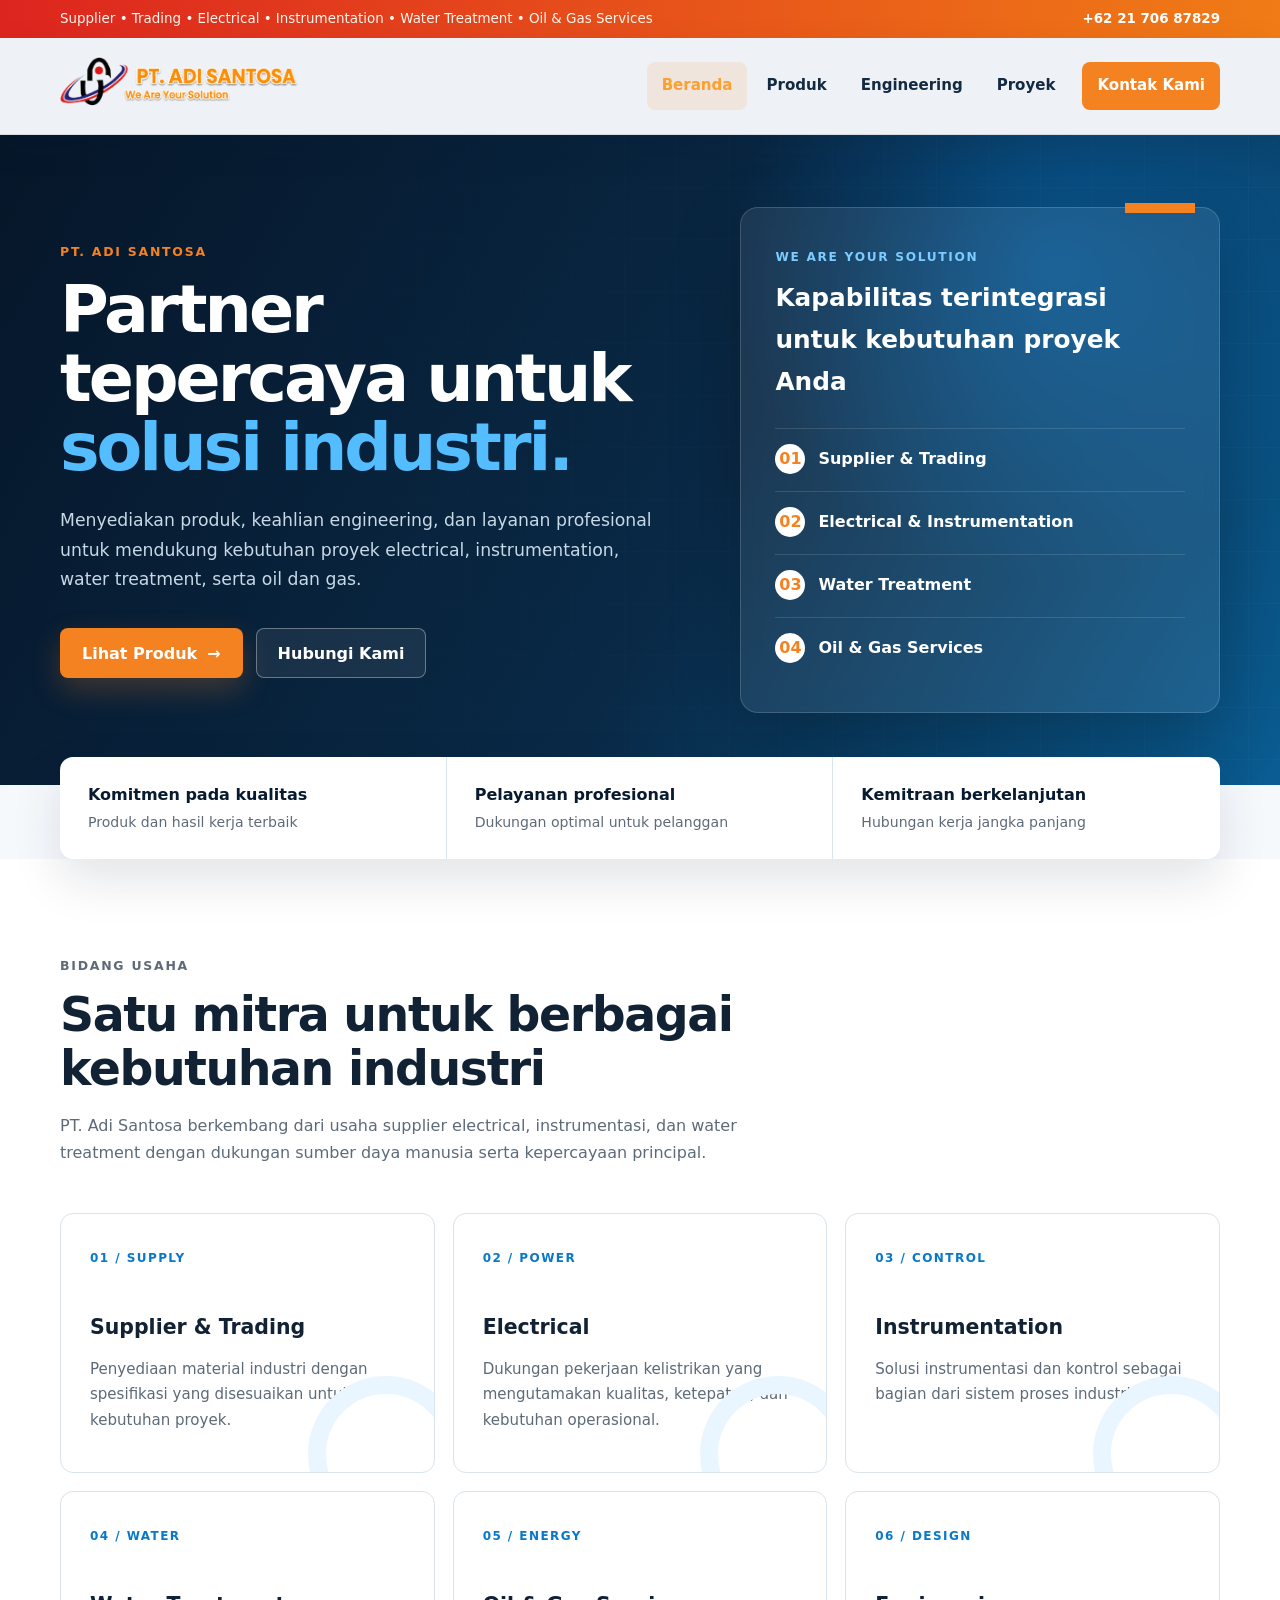
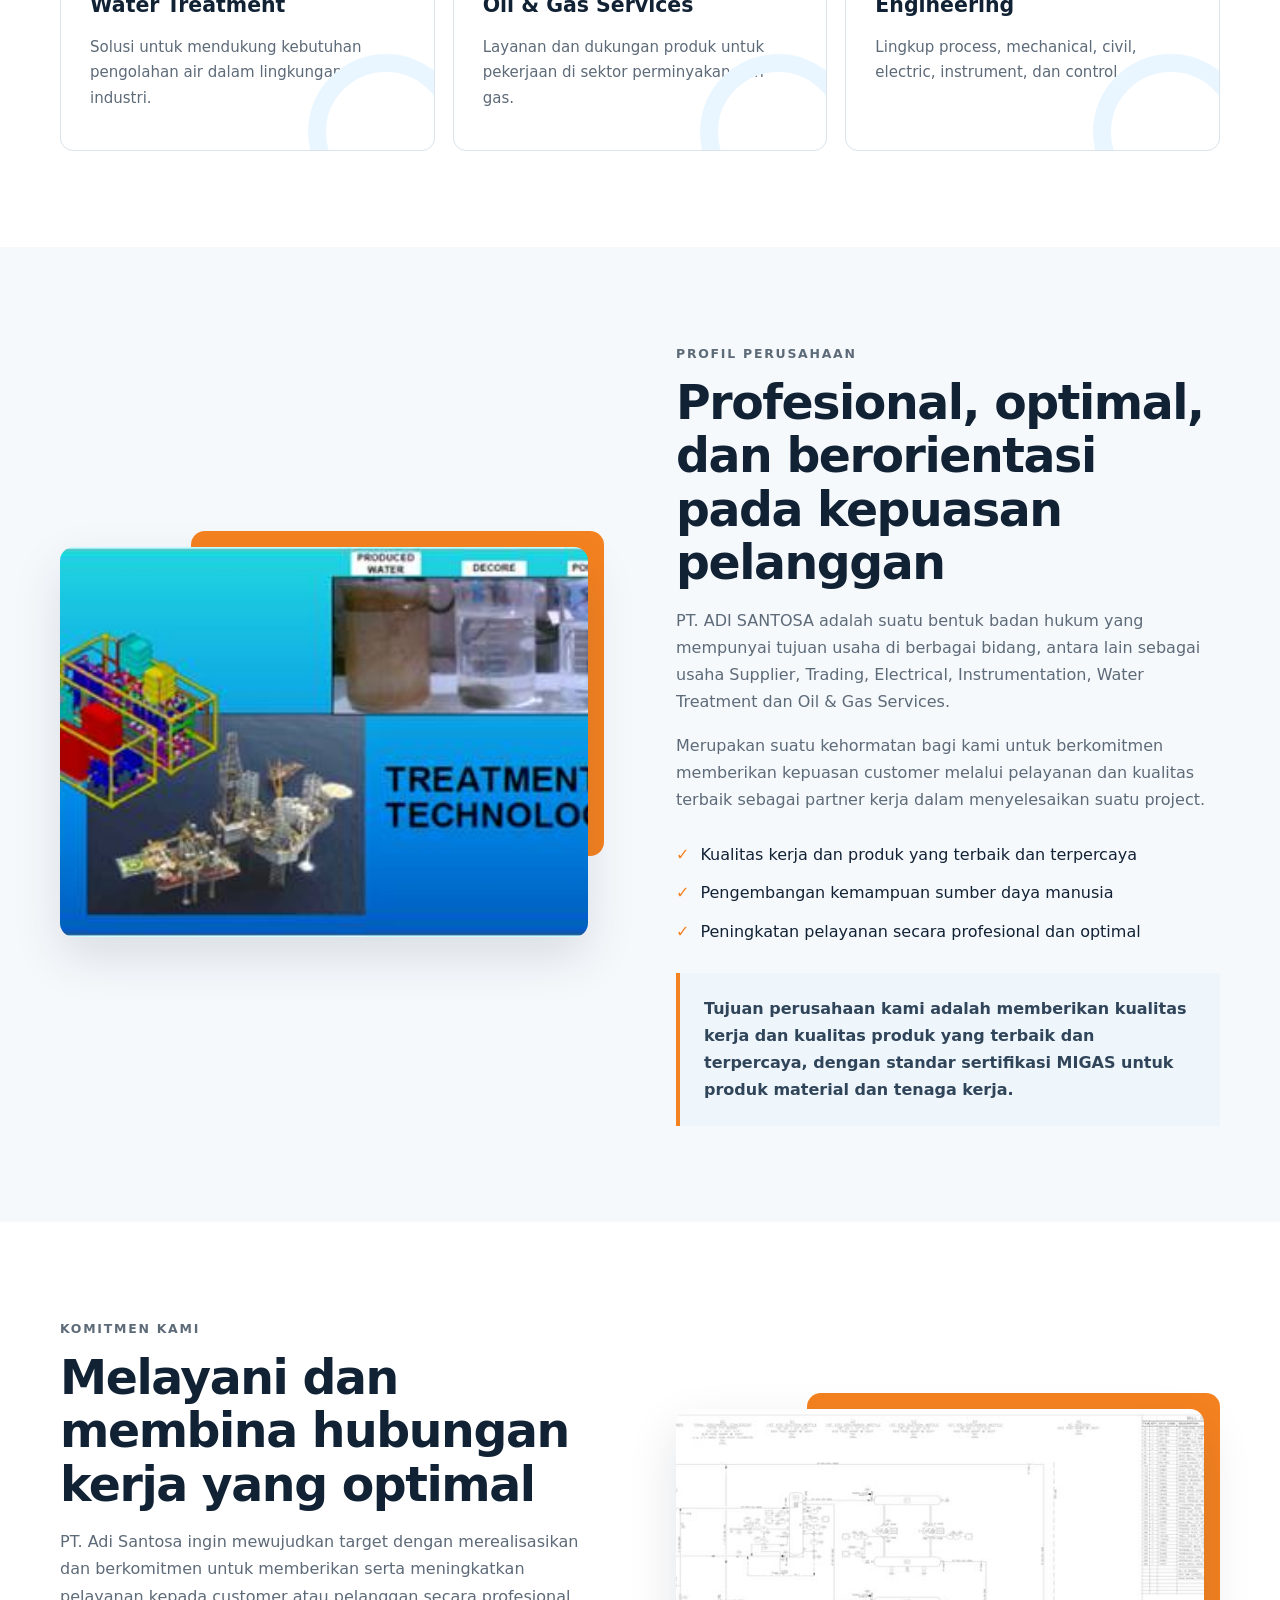
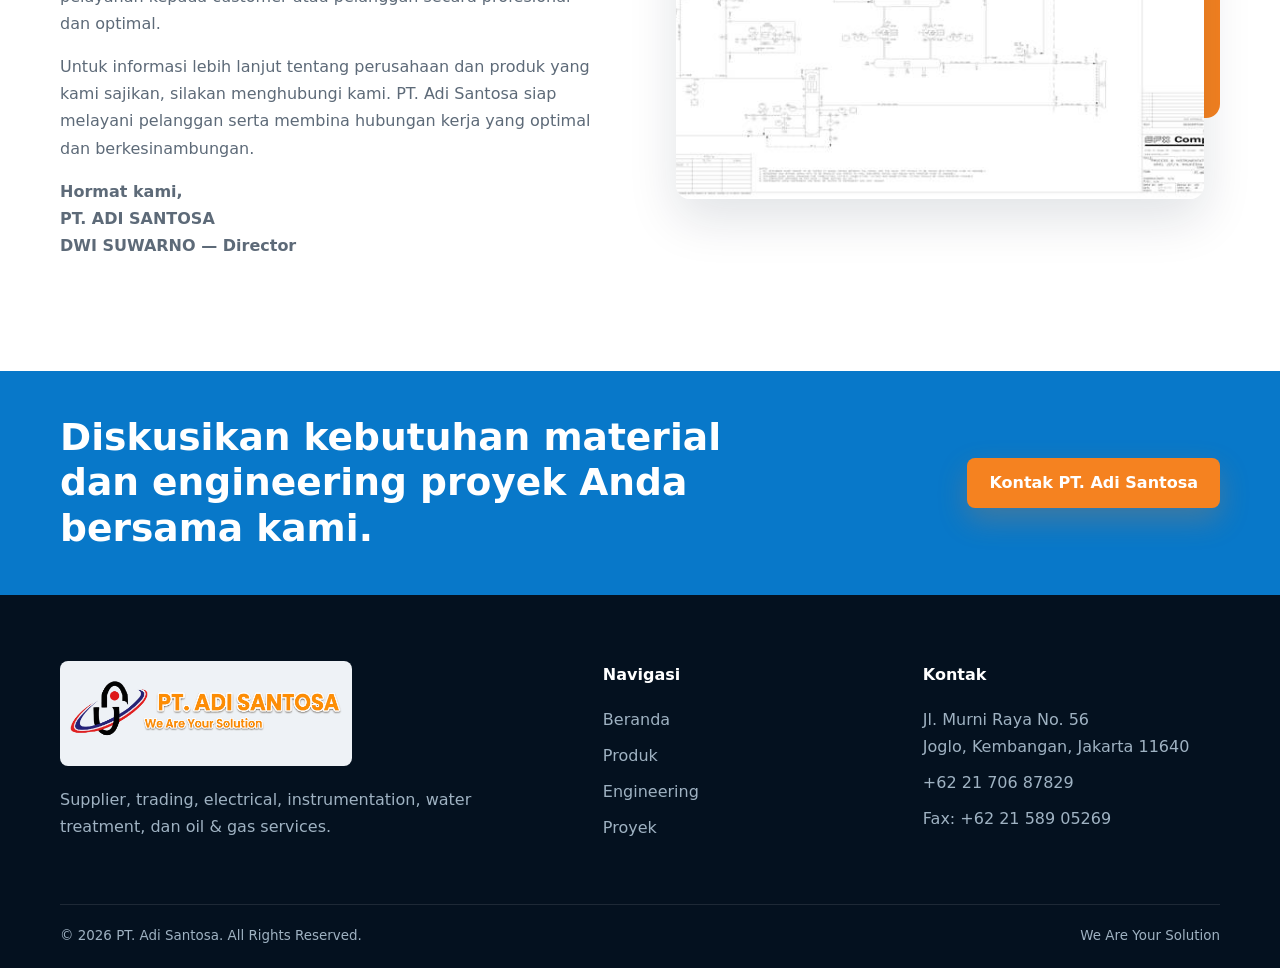
<file: index.html>
<!doctype html>
<html lang="id">
<head>
  <meta charset="utf-8">
  <meta name="viewport" content="width=device-width, initial-scale=1">
  <title>PT. Adi Santosa | Supplier, Engineering & Oil and Gas Services</title>
  <meta name="description" content="PT. Adi Santosa bergerak di bidang supplier, trading, electrical, instrumentation, water treatment, serta oil and gas services.">
  <link rel="icon" type="image/svg+xml" href="data:image/svg+xml,%3Csvg xmlns='http://www.w3.org/2000/svg' viewBox='0 0 64 64'%3E%3Crect width='64' height='64' rx='14' fill='%23071a2f'/%3E%3Cpath d='M12 42 27 14h10l15 28h-9l-3-7H24l-3 7Z' fill='%23fff'/%3E%3Ccircle cx='32' cy='27' r='5' fill='%23f58220'/%3E%3C/svg%3E">
  <link rel="stylesheet" href="assets/style.css">
</head>
<body>
  <a class="skip-link" href="#main">Lewati ke konten utama</a>
  <div class="topline">
    <div class="container">
      <p>Supplier • Trading • Electrical • Instrumentation • Water Treatment • Oil & Gas Services</p>
      <a href="tel:+622170687829">+62 21 706 87829</a>
    </div>
  </div>
  <header class="site-header">
    <div class="container nav-wrap">
      <a class="brand" href="index.html" aria-label="PT. Adi Santosa - Beranda"><img src="assets/logo-adisantosa.png" alt="Logo PT. Adi Santosa"></a>
      <button class="menu-toggle" type="button" aria-label="Buka menu" aria-expanded="false"><span></span></button>
      <nav class="nav-links" aria-label="Navigasi utama">
        <a class="active" href="index.html">Beranda</a>
        <a href="product.html">Produk</a>
        <a href="engineering.html">Engineering</a>
        <a href="project.html">Proyek</a>
        <a class="nav-cta" href="contact.html">Kontak Kami</a>
      </nav>
    </div>
  </header>

  <main id="main">
    <section class="hero">
      <div class="container hero-grid">
        <div>
          <p class="eyebrow">PT. Adi Santosa</p>
          <h1>Partner tepercaya untuk <span>solusi industri.</span></h1>
          <p class="hero-copy">Menyediakan produk, keahlian engineering, dan layanan profesional untuk mendukung kebutuhan proyek electrical, instrumentation, water treatment, serta oil dan gas.</p>
          <div class="actions">
            <a class="btn btn-primary" href="product.html">Lihat Produk <span aria-hidden="true">→</span></a>
            <a class="btn btn-ghost" href="contact.html">Hubungi Kami</a>
          </div>
        </div>
        <aside class="hero-panel" aria-label="Ruang lingkup layanan">
          <span class="panel-kicker">We Are Your Solution</span>
          <h2>Kapabilitas terintegrasi untuk kebutuhan proyek Anda</h2>
          <div class="capabilities">
            <div class="capability"><b>01</b><span>Supplier & Trading</span></div>
            <div class="capability"><b>02</b><span>Electrical & Instrumentation</span></div>
            <div class="capability"><b>03</b><span>Water Treatment</span></div>
            <div class="capability"><b>04</b><span>Oil & Gas Services</span></div>
          </div>
        </aside>
      </div>
    </section>

    <div class="trust-strip">
      <div class="container trust-inner">
        <div class="trust-item"><strong>Komitmen pada kualitas</strong><span>Produk dan hasil kerja terbaik</span></div>
        <div class="trust-item"><strong>Pelayanan profesional</strong><span>Dukungan optimal untuk pelanggan</span></div>
        <div class="trust-item"><strong>Kemitraan berkelanjutan</strong><span>Hubungan kerja jangka panjang</span></div>
      </div>
    </div>

    <section class="section section-white">
      <div class="container">
        <div class="section-head">
          <p class="eyebrow">Bidang Usaha</p>
          <h2>Satu mitra untuk berbagai kebutuhan industri</h2>
          <p>PT. Adi Santosa berkembang dari usaha supplier electrical, instrumentasi, dan water treatment dengan dukungan sumber daya manusia serta kepercayaan principal.</p>
        </div>
        <div class="service-grid">
          <article class="service-card"><span class="service-number">01 / SUPPLY</span><h3>Supplier & Trading</h3><p>Penyediaan material industri dengan spesifikasi yang disesuaikan untuk kebutuhan proyek.</p></article>
          <article class="service-card"><span class="service-number">02 / POWER</span><h3>Electrical</h3><p>Dukungan pekerjaan kelistrikan yang mengutamakan kualitas, ketepatan, dan kebutuhan operasional.</p></article>
          <article class="service-card"><span class="service-number">03 / CONTROL</span><h3>Instrumentation</h3><p>Solusi instrumentasi dan kontrol sebagai bagian dari sistem proses industri.</p></article>
          <article class="service-card"><span class="service-number">04 / WATER</span><h3>Water Treatment</h3><p>Solusi untuk mendukung kebutuhan pengolahan air dalam lingkungan industri.</p></article>
          <article class="service-card"><span class="service-number">05 / ENERGY</span><h3>Oil & Gas Services</h3><p>Layanan dan dukungan produk untuk pekerjaan di sektor perminyakan dan gas.</p></article>
          <article class="service-card"><span class="service-number">06 / DESIGN</span><h3>Engineering</h3><p>Lingkup process, mechanical, civil, electric, instrument, dan control.</p></article>
        </div>
      </div>
    </section>

    <section class="section">
      <div class="container split">
        <div class="image-frame"><img src="assets/sidebar-original.jpg" alt="Aktivitas pekerjaan industri PT. Adi Santosa"></div>
        <div class="split-copy">
          <p class="eyebrow">Profil Perusahaan</p>
          <h2>Profesional, optimal, dan berorientasi pada kepuasan pelanggan</h2>
          <p>PT. ADI SANTOSA adalah suatu bentuk badan hukum yang mempunyai tujuan usaha di berbagai bidang, antara lain sebagai usaha Supplier, Trading, Electrical, Instrumentation, Water Treatment dan Oil & Gas Services.</p>
          <p>Merupakan suatu kehormatan bagi kami untuk berkomitmen memberikan kepuasan customer melalui pelayanan dan kualitas terbaik sebagai partner kerja dalam menyelesaikan suatu project.</p>
          <ul class="check-list">
            <li>Kualitas kerja dan produk yang terbaik dan terpercaya</li>
            <li>Pengembangan kemampuan sumber daya manusia</li>
            <li>Peningkatan pelayanan secara profesional dan optimal</li>
          </ul>
          <div class="quote">Tujuan perusahaan kami adalah memberikan kualitas kerja dan kualitas produk yang terbaik dan terpercaya, dengan standar sertifikasi MIGAS untuk produk material dan tenaga kerja.</div>
        </div>
      </div>
    </section>

    <section class="section section-white">
      <div class="container split">
        <div class="split-copy">
          <p class="eyebrow">Komitmen Kami</p>
          <h2>Melayani dan membina hubungan kerja yang optimal</h2>
          <p>PT. Adi Santosa ingin mewujudkan target dengan merealisasikan dan berkomitmen untuk memberikan serta meningkatkan pelayanan kepada customer atau pelanggan secara profesional dan optimal.</p>
          <p>Untuk informasi lebih lanjut tentang perusahaan dan produk yang kami sajikan, silakan menghubungi kami. PT. Adi Santosa siap melayani pelanggan serta membina hubungan kerja yang optimal dan berkesinambungan.</p>
          <p><strong>Hormat kami,<br>PT. ADI SANTOSA<br>DWI SUWARNO — Director</strong></p>
        </div>
        <div class="image-frame"><img src="assets/engineering-original.jpg" alt="Gambar engineering dan process system PT. Adi Santosa"></div>
      </div>
    </section>

    <section class="cta-band">
      <div class="container cta-inner">
        <h2>Diskusikan kebutuhan material dan engineering proyek Anda bersama kami.</h2>
        <a class="btn btn-primary" href="contact.html">Kontak PT. Adi Santosa</a>
      </div>
    </section>
  </main>

  <footer class="site-footer">
    <div class="container footer-grid">
      <div><img class="footer-brand" src="assets/logo-adisantosa.png" alt="PT. Adi Santosa"><p>Supplier, trading, electrical, instrumentation, water treatment, dan oil & gas services.</p></div>
      <div><h3>Navigasi</h3><div class="footer-links"><a href="index.html">Beranda</a><a href="product.html">Produk</a><a href="engineering.html">Engineering</a><a href="project.html">Proyek</a></div></div>
      <div><h3>Kontak</h3><div class="footer-links"><span>Jl. Murni Raya No. 56<br>Joglo, Kembangan, Jakarta 11640</span><a href="tel:+622170687829">+62 21 706 87829</a><span>Fax: +62 21 589 05269</span></div></div>
    </div>
    <div class="container footer-bottom"><p>© 2026 PT. Adi Santosa. All Rights Reserved.</p><p>We Are Your Solution</p></div>
  </footer>
  <script src="assets/script.js"></script>
</body>
</html>
</file>
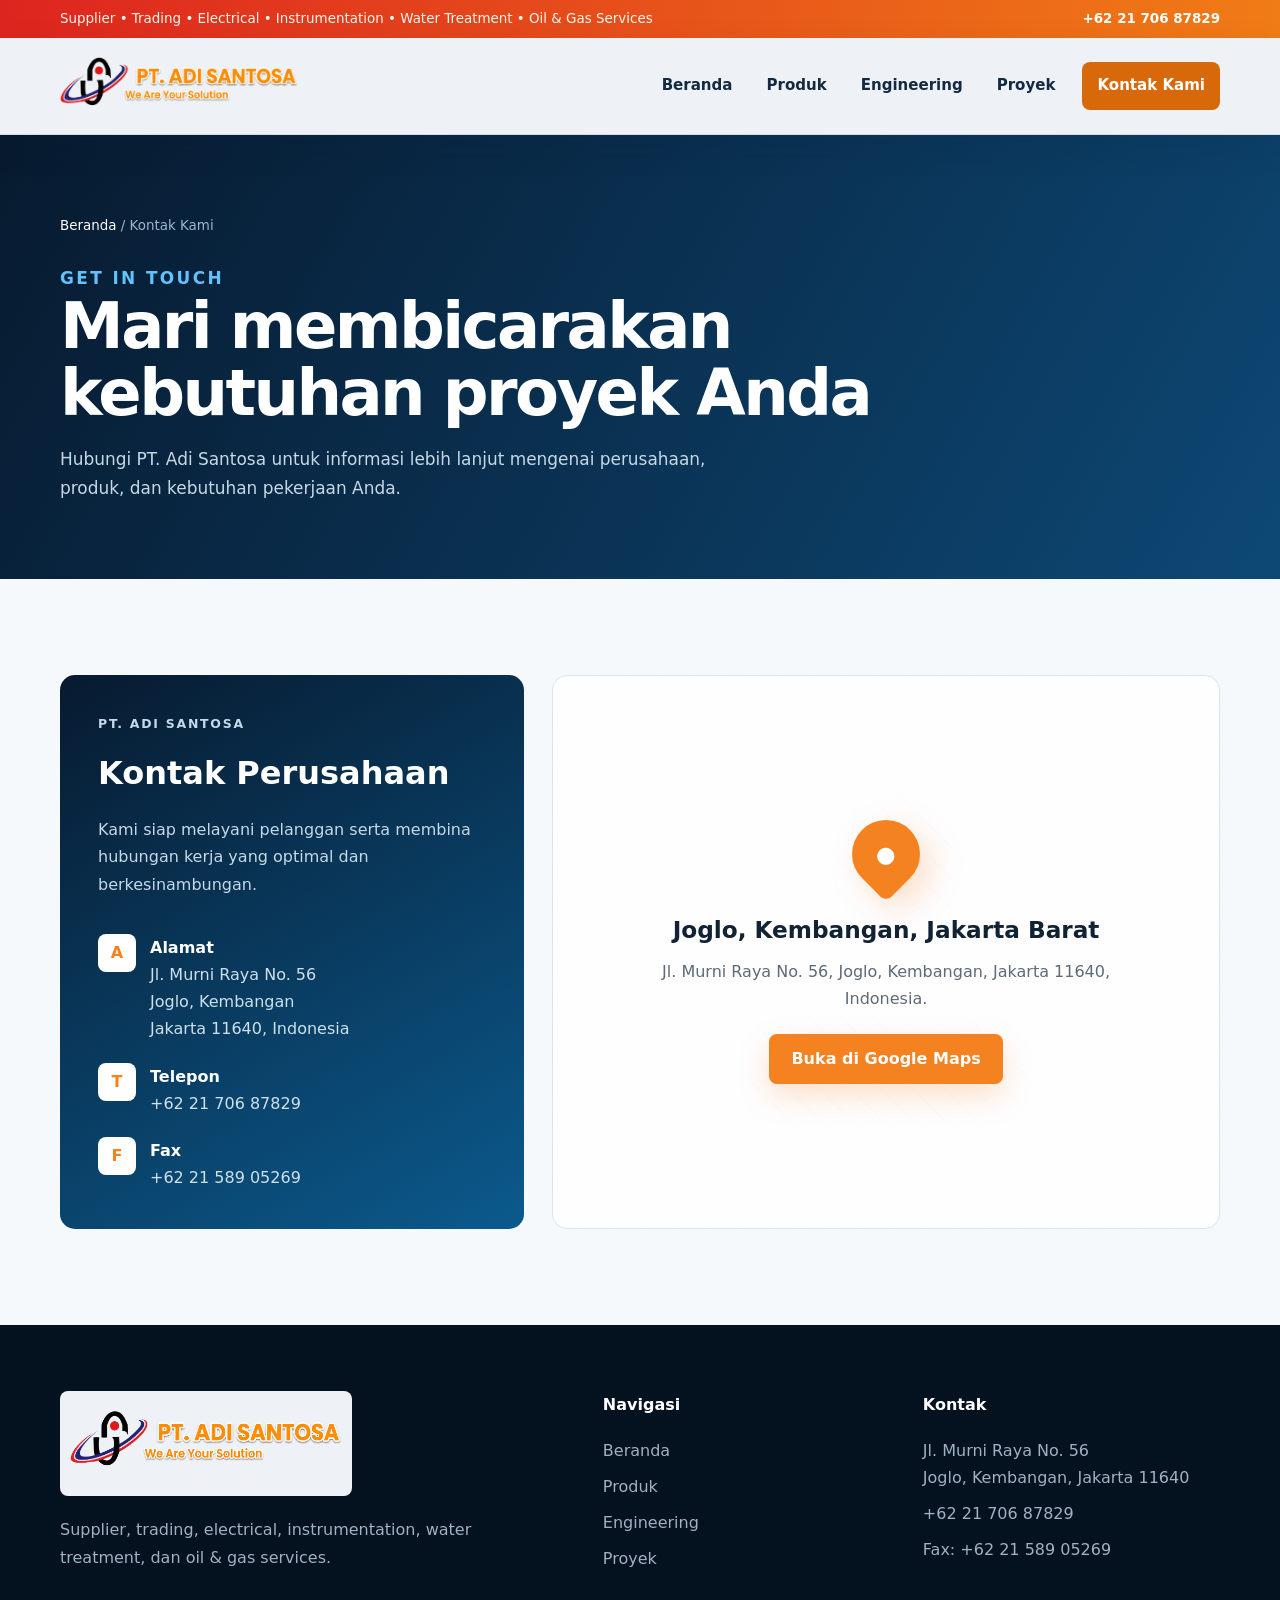
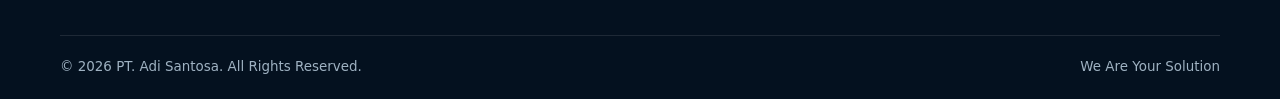
<file: contact.html>
<!doctype html>
<html lang="id">
<head>
  <meta charset="utf-8"><meta name="viewport" content="width=device-width, initial-scale=1">
  <title>Kontak Kami | PT. Adi Santosa</title>
  <meta name="description" content="Hubungi PT. Adi Santosa di Jl. Murni Raya No. 56, Joglo, Kembangan, Jakarta 11640. Telepon +62 21 706 87829.">
  <link rel="icon" type="image/svg+xml" href="data:image/svg+xml,%3Csvg xmlns='http://www.w3.org/2000/svg' viewBox='0 0 64 64'%3E%3Crect width='64' height='64' rx='14' fill='%23071a2f'/%3E%3Cpath d='M12 42 27 14h10l15 28h-9l-3-7H24l-3 7Z' fill='%23fff'/%3E%3Ccircle cx='32' cy='27' r='5' fill='%23f58220'/%3E%3C/svg%3E">
  <link rel="stylesheet" href="assets/style.css">
</head>
<body>
  <a class="skip-link" href="#main">Lewati ke konten utama</a>
  <div class="topline"><div class="container"><p>Supplier • Trading • Electrical • Instrumentation • Water Treatment • Oil & Gas Services</p><a href="tel:+622170687829">+62 21 706 87829</a></div></div>
  <header class="site-header"><div class="container nav-wrap">
    <a class="brand" href="index.html" aria-label="PT. Adi Santosa - Beranda"><img src="assets/logo-adisantosa.png" alt="Logo PT. Adi Santosa"></a>
    <button class="menu-toggle" type="button" aria-label="Buka menu" aria-expanded="false"><span></span></button>
    <nav class="nav-links" aria-label="Navigasi utama"><a href="index.html">Beranda</a><a href="product.html">Produk</a><a href="engineering.html">Engineering</a><a href="project.html">Proyek</a><a class="nav-cta active" href="contact.html">Kontak Kami</a></nav>
  </div></header>

  <main id="main">
    <section class="page-hero"><div class="container">
      <div class="breadcrumb"><a href="index.html">Beranda</a> / Kontak Kami</div>
      <p class="eyebrow">Get in Touch</p><h1>Mari membicarakan kebutuhan proyek Anda</h1>
      <p>Hubungi PT. Adi Santosa untuk informasi lebih lanjut mengenai perusahaan, produk, dan kebutuhan pekerjaan Anda.</p>
    </div></section>
    <section class="section"><div class="container contact-grid">
      <section class="contact-panel">
        <p class="eyebrow">PT. Adi Santosa</p><h2>Kontak Perusahaan</h2><p>Kami siap melayani pelanggan serta membina hubungan kerja yang optimal dan berkesinambungan.</p>
        <div class="contact-list">
          <div class="contact-item"><div class="contact-icon">A</div><div><strong>Alamat</strong><span>Jl. Murni Raya No. 56<br>Joglo, Kembangan<br>Jakarta 11640, Indonesia</span></div></div>
          <div class="contact-item"><div class="contact-icon">T</div><div><strong>Telepon</strong><a href="tel:+622170687829">+62 21 706 87829</a></div></div>
          <div class="contact-item"><div class="contact-icon">F</div><div><strong>Fax</strong><span>+62 21 589 05269</span></div></div>
        </div>
      </section>
      <section class="map-card">
        <div>
          <div class="map-pin" aria-hidden="true"><span>●</span></div>
          <h3>Joglo, Kembangan, Jakarta Barat</h3>
          <p>Jl. Murni Raya No. 56, Joglo, Kembangan, Jakarta 11640, Indonesia.</p>
          <a class="btn btn-primary" href="https://www.google.com/maps/search/?api=1&query=Jl.+Murni+Raya+No.+56+Joglo+Kembangan+Jakarta+11640" target="_blank" rel="noopener">Buka di Google Maps</a>
        </div>
      </section>
    </div></section>
  </main>

  <footer class="site-footer"><div class="container footer-grid">
    <div><img class="footer-brand" src="assets/logo-adisantosa.png" alt="PT. Adi Santosa"><p>Supplier, trading, electrical, instrumentation, water treatment, dan oil & gas services.</p></div>
    <div><h3>Navigasi</h3><div class="footer-links"><a href="index.html">Beranda</a><a href="product.html">Produk</a><a href="engineering.html">Engineering</a><a href="project.html">Proyek</a></div></div>
    <div><h3>Kontak</h3><div class="footer-links"><span>Jl. Murni Raya No. 56<br>Joglo, Kembangan, Jakarta 11640</span><a href="tel:+622170687829">+62 21 706 87829</a><span>Fax: +62 21 589 05269</span></div></div>
  </div><div class="container footer-bottom"><p>© 2026 PT. Adi Santosa. All Rights Reserved.</p><p>We Are Your Solution</p></div></footer>
  <script src="assets/script.js"></script>
</body>
</html>
</file>
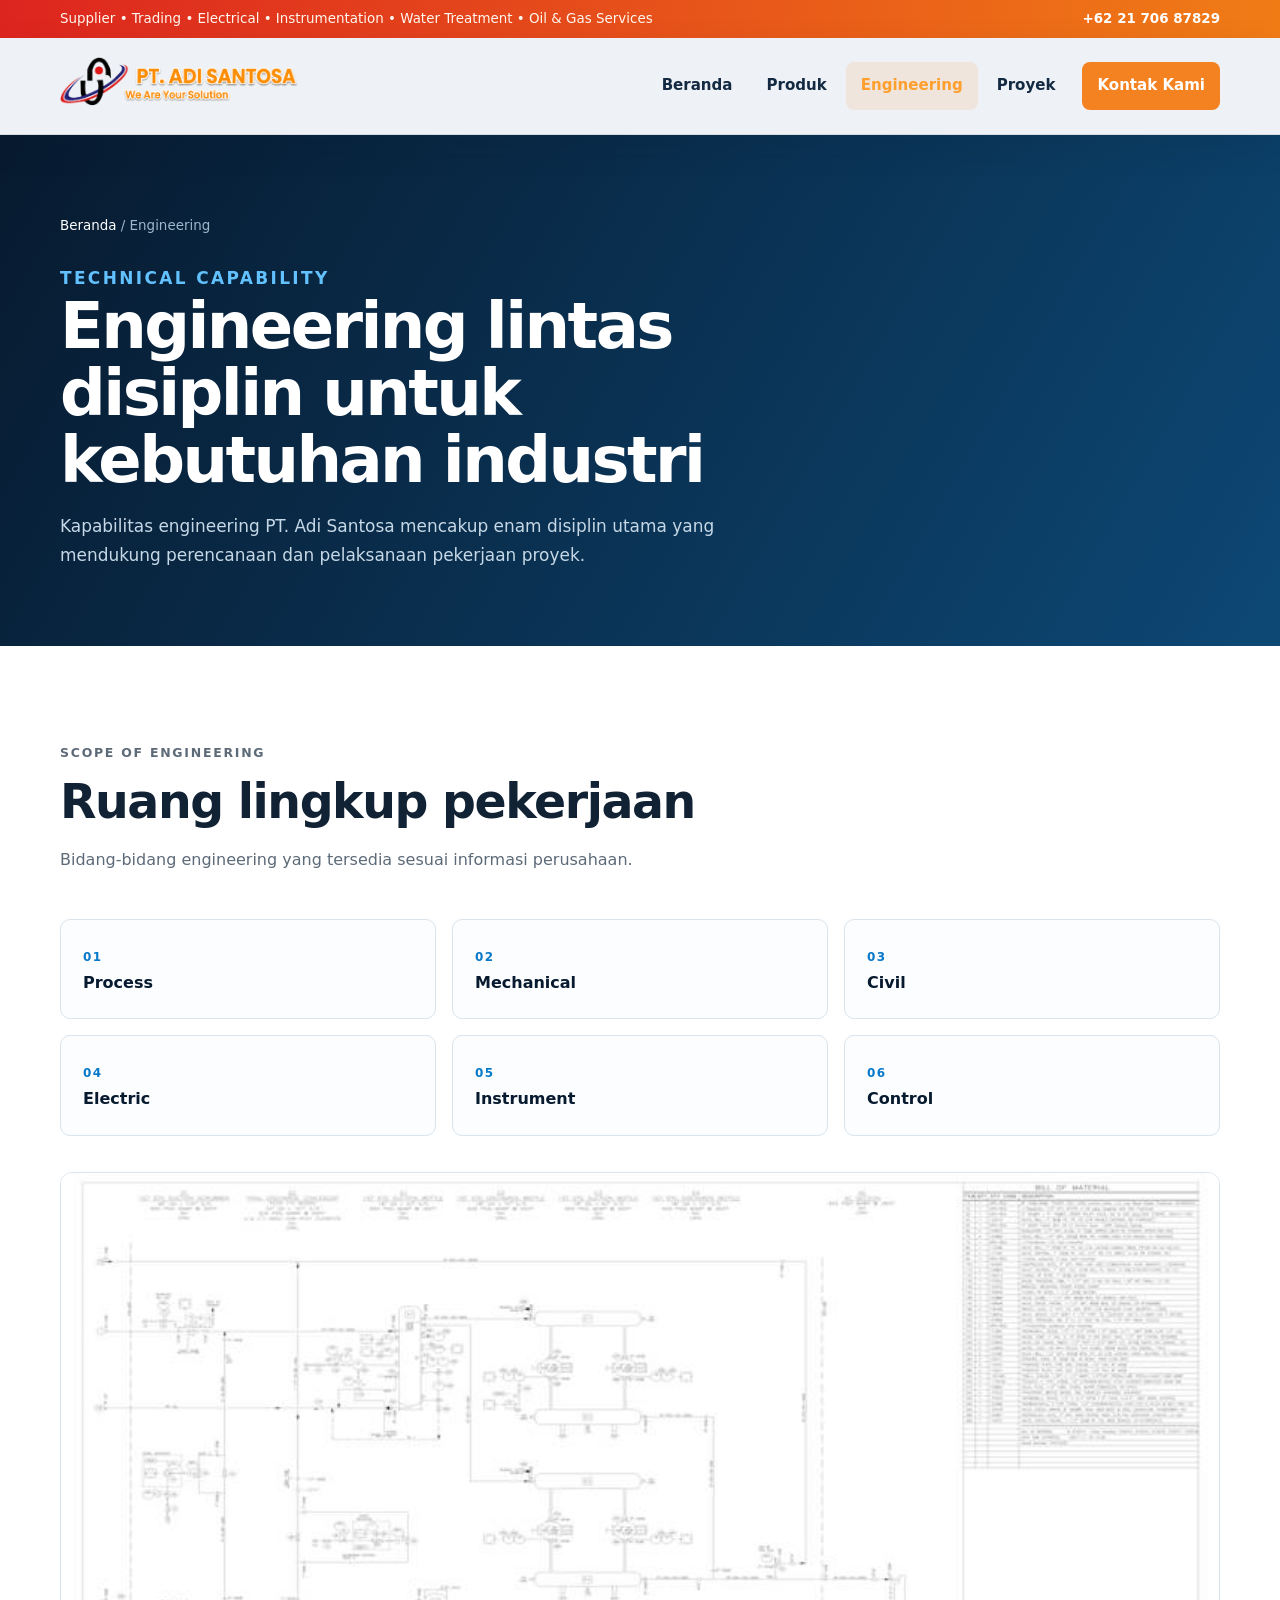
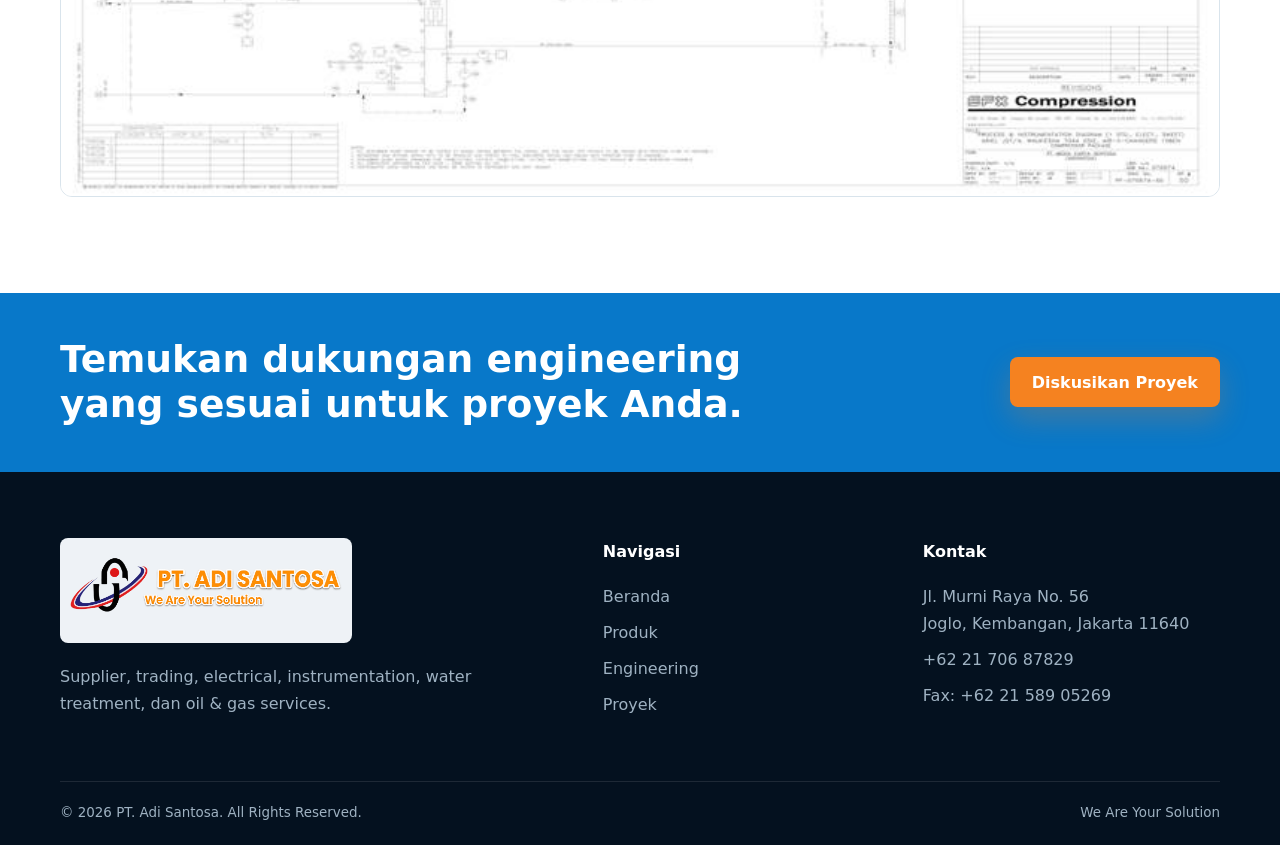
<file: engineering.html>
<!doctype html>
<html lang="id">
<head>
  <meta charset="utf-8"><meta name="viewport" content="width=device-width, initial-scale=1">
  <title>Engineering | PT. Adi Santosa</title>
  <meta name="description" content="Layanan engineering PT. Adi Santosa mencakup process, mechanical, civil, electric, instrument, dan control.">
  <link rel="icon" type="image/svg+xml" href="data:image/svg+xml,%3Csvg xmlns='http://www.w3.org/2000/svg' viewBox='0 0 64 64'%3E%3Crect width='64' height='64' rx='14' fill='%23071a2f'/%3E%3Cpath d='M12 42 27 14h10l15 28h-9l-3-7H24l-3 7Z' fill='%23fff'/%3E%3Ccircle cx='32' cy='27' r='5' fill='%23f58220'/%3E%3C/svg%3E">
  <link rel="stylesheet" href="assets/style.css">
</head>
<body>
  <a class="skip-link" href="#main">Lewati ke konten utama</a>
  <div class="topline"><div class="container"><p>Supplier • Trading • Electrical • Instrumentation • Water Treatment • Oil & Gas Services</p><a href="tel:+622170687829">+62 21 706 87829</a></div></div>
  <header class="site-header"><div class="container nav-wrap">
    <a class="brand" href="index.html" aria-label="PT. Adi Santosa - Beranda"><img src="assets/logo-adisantosa.png" alt="Logo PT. Adi Santosa"></a>
    <button class="menu-toggle" type="button" aria-label="Buka menu" aria-expanded="false"><span></span></button>
    <nav class="nav-links" aria-label="Navigasi utama"><a href="index.html">Beranda</a><a href="product.html">Produk</a><a class="active" href="engineering.html">Engineering</a><a href="project.html">Proyek</a><a class="nav-cta" href="contact.html">Kontak Kami</a></nav>
  </div></header>

  <main id="main">
    <section class="page-hero"><div class="container">
      <div class="breadcrumb"><a href="index.html">Beranda</a> / Engineering</div>
      <p class="eyebrow">Technical Capability</p><h1>Engineering lintas disiplin untuk kebutuhan industri</h1>
      <p>Kapabilitas engineering PT. Adi Santosa mencakup enam disiplin utama yang mendukung perencanaan dan pelaksanaan pekerjaan proyek.</p>
    </div></section>
    <section class="section section-white"><div class="container">
      <div class="section-head"><p class="eyebrow">Scope of Engineering</p><h2>Ruang lingkup pekerjaan</h2><p>Bidang-bidang engineering yang tersedia sesuai informasi perusahaan.</p></div>
      <div class="discipline-grid">
        <div class="discipline"><span class="service-number">01</span><strong>Process</strong></div>
        <div class="discipline"><span class="service-number">02</span><strong>Mechanical</strong></div>
        <div class="discipline"><span class="service-number">03</span><strong>Civil</strong></div>
        <div class="discipline"><span class="service-number">04</span><strong>Electric</strong></div>
        <div class="discipline"><span class="service-number">05</span><strong>Instrument</strong></div>
        <div class="discipline"><span class="service-number">06</span><strong>Control</strong></div>
      </div>
      <img class="engineering-image" src="assets/engineering-original.jpg" alt="Process engineering drawing PT. Adi Santosa">
    </div></section>
    <section class="cta-band"><div class="container cta-inner"><h2>Temukan dukungan engineering yang sesuai untuk proyek Anda.</h2><a class="btn btn-primary" href="contact.html">Diskusikan Proyek</a></div></section>
  </main>

  <footer class="site-footer"><div class="container footer-grid">
    <div><img class="footer-brand" src="assets/logo-adisantosa.png" alt="PT. Adi Santosa"><p>Supplier, trading, electrical, instrumentation, water treatment, dan oil & gas services.</p></div>
    <div><h3>Navigasi</h3><div class="footer-links"><a href="index.html">Beranda</a><a href="product.html">Produk</a><a href="engineering.html">Engineering</a><a href="project.html">Proyek</a></div></div>
    <div><h3>Kontak</h3><div class="footer-links"><span>Jl. Murni Raya No. 56<br>Joglo, Kembangan, Jakarta 11640</span><a href="tel:+622170687829">+62 21 706 87829</a><span>Fax: +62 21 589 05269</span></div></div>
  </div><div class="container footer-bottom"><p>© 2026 PT. Adi Santosa. All Rights Reserved.</p><p>We Are Your Solution</p></div></footer>
  <script src="assets/script.js"></script>
</body>
</html>
</file>
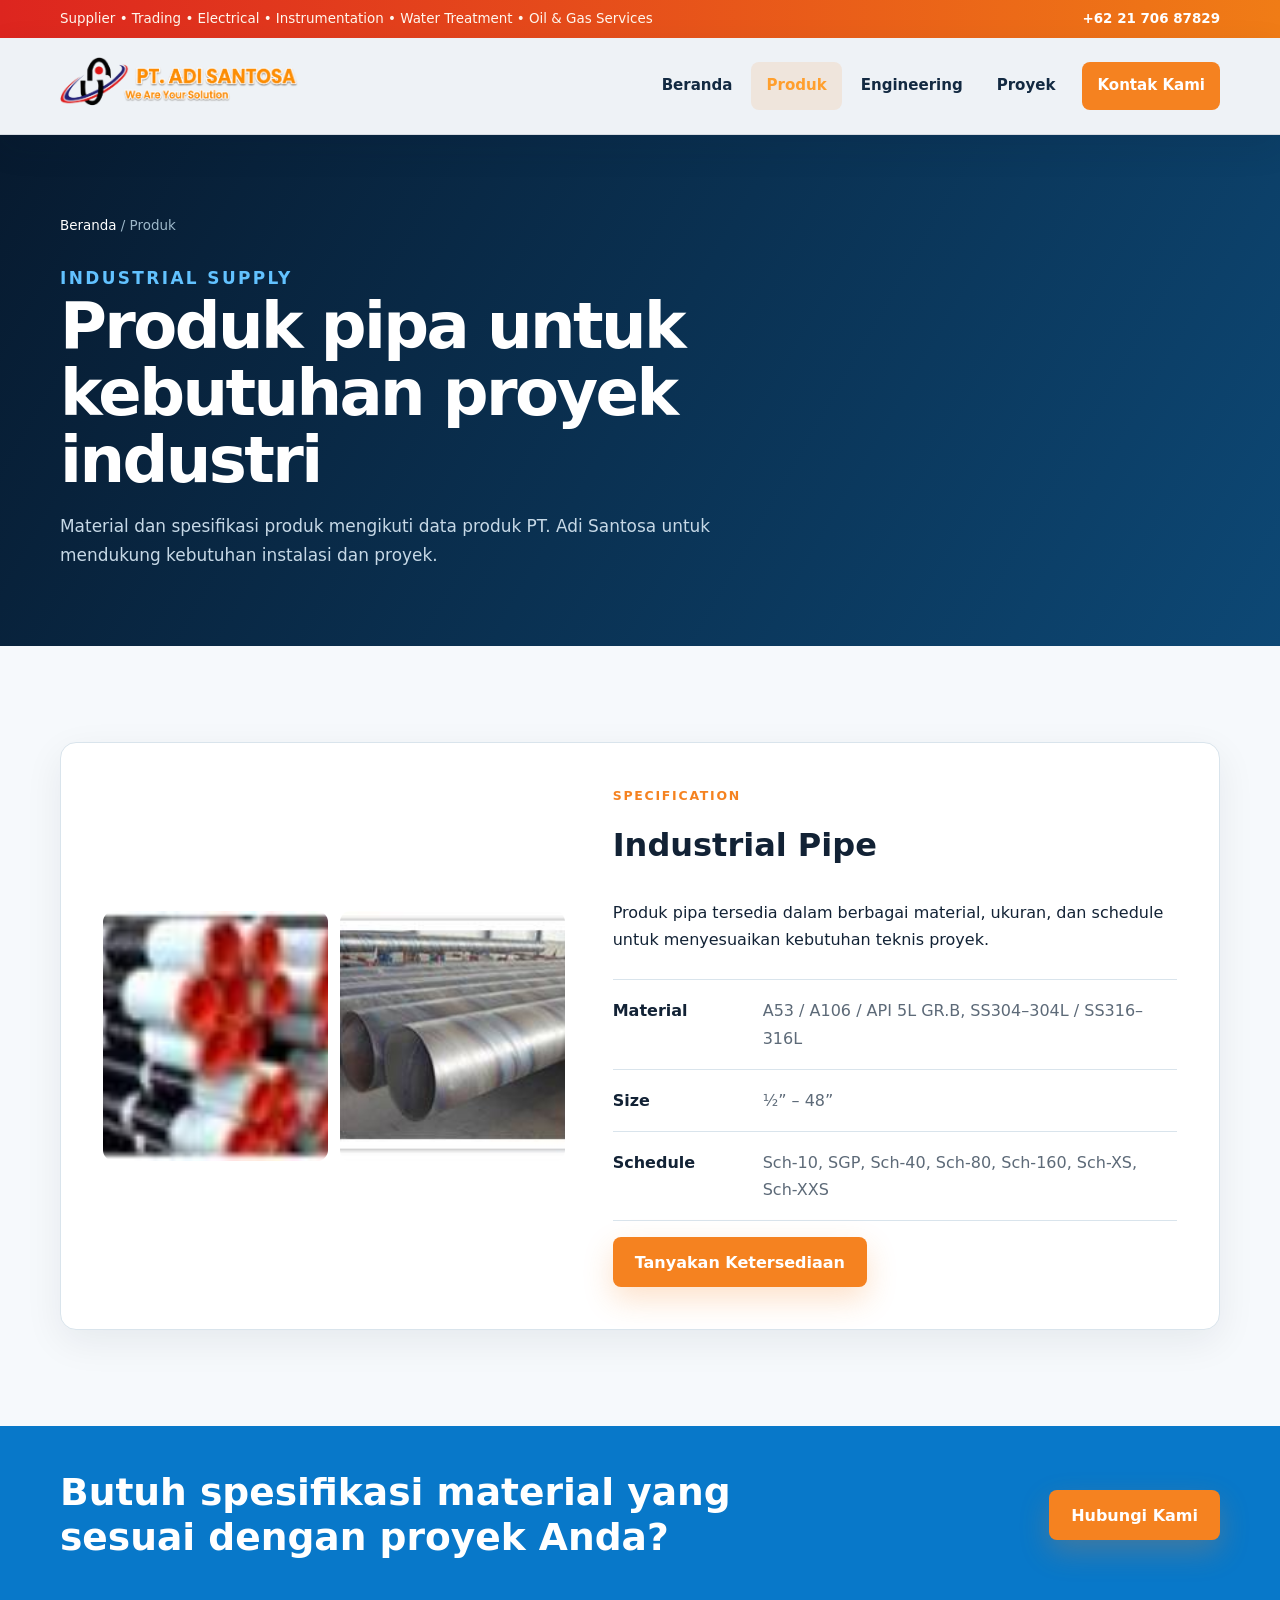
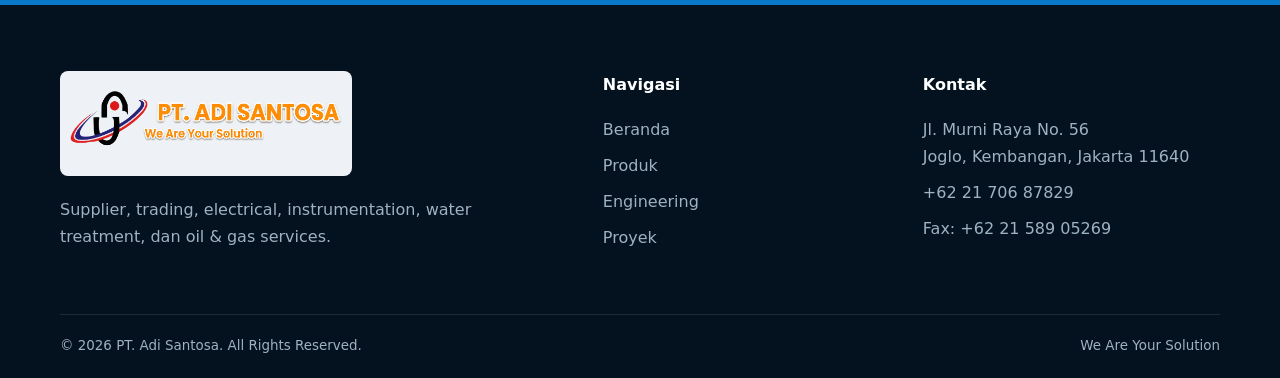
<file: product.html>
<!doctype html>
<html lang="id">
<head>
  <meta charset="utf-8"><meta name="viewport" content="width=device-width, initial-scale=1">
  <title>Produk | PT. Adi Santosa</title>
  <meta name="description" content="Produk pipa industri PT. Adi Santosa dengan material A53, A106, API 5L GR.B, SS304/304L, dan SS316/316L.">
  <link rel="icon" type="image/svg+xml" href="data:image/svg+xml,%3Csvg xmlns='http://www.w3.org/2000/svg' viewBox='0 0 64 64'%3E%3Crect width='64' height='64' rx='14' fill='%23071a2f'/%3E%3Cpath d='M12 42 27 14h10l15 28h-9l-3-7H24l-3 7Z' fill='%23fff'/%3E%3Ccircle cx='32' cy='27' r='5' fill='%23f58220'/%3E%3C/svg%3E">
  <link rel="stylesheet" href="assets/style.css">
</head>
<body>
  <a class="skip-link" href="#main">Lewati ke konten utama</a>
  <div class="topline"><div class="container"><p>Supplier • Trading • Electrical • Instrumentation • Water Treatment • Oil & Gas Services</p><a href="tel:+622170687829">+62 21 706 87829</a></div></div>
  <header class="site-header"><div class="container nav-wrap">
    <a class="brand" href="index.html" aria-label="PT. Adi Santosa - Beranda"><img src="assets/logo-adisantosa.png" alt="Logo PT. Adi Santosa"></a>
    <button class="menu-toggle" type="button" aria-label="Buka menu" aria-expanded="false"><span></span></button>
    <nav class="nav-links" aria-label="Navigasi utama"><a href="index.html">Beranda</a><a class="active" href="product.html">Produk</a><a href="engineering.html">Engineering</a><a href="project.html">Proyek</a><a class="nav-cta" href="contact.html">Kontak Kami</a></nav>
  </div></header>

  <main id="main">
    <section class="page-hero"><div class="container">
      <div class="breadcrumb"><a href="index.html">Beranda</a> / Produk</div>
      <p class="eyebrow">Industrial Supply</p><h1>Produk pipa untuk kebutuhan proyek industri</h1>
      <p>Material dan spesifikasi produk mengikuti data produk PT. Adi Santosa untuk mendukung kebutuhan instalasi dan proyek.</p>
    </div></section>
    <section class="section"><div class="container">
      <article class="content-card product-showcase">
        <div class="product-photos">
          <img src="assets/product-pipe-1.jpg" alt="Produk pipa industri PT. Adi Santosa">
          <img src="assets/product-pipe-2.jpg" alt="Pipa dan fitting industri PT. Adi Santosa">
        </div>
        <div>
          <p class="eyebrow">Specification</p><h2>Industrial Pipe</h2>
          <p>Produk pipa tersedia dalam berbagai material, ukuran, dan schedule untuk menyesuaikan kebutuhan teknis proyek.</p>
          <dl class="specs">
            <div class="spec-row"><dt>Material</dt><dd>A53 / A106 / API 5L GR.B, SS304–304L / SS316–316L</dd></div>
            <div class="spec-row"><dt>Size</dt><dd>½” – 48”</dd></div>
            <div class="spec-row"><dt>Schedule</dt><dd>Sch-10, SGP, Sch-40, Sch-80, Sch-160, Sch-XS, Sch-XXS</dd></div>
          </dl>
          <div class="actions"><a class="btn btn-primary" href="contact.html">Tanyakan Ketersediaan</a></div>
        </div>
      </article>
    </div></section>
    <section class="cta-band"><div class="container cta-inner"><h2>Butuh spesifikasi material yang sesuai dengan proyek Anda?</h2><a class="btn btn-primary" href="contact.html">Hubungi Kami</a></div></section>
  </main>

  <footer class="site-footer"><div class="container footer-grid">
    <div><img class="footer-brand" src="assets/logo-adisantosa.png" alt="PT. Adi Santosa"><p>Supplier, trading, electrical, instrumentation, water treatment, dan oil & gas services.</p></div>
    <div><h3>Navigasi</h3><div class="footer-links"><a href="index.html">Beranda</a><a href="product.html">Produk</a><a href="engineering.html">Engineering</a><a href="project.html">Proyek</a></div></div>
    <div><h3>Kontak</h3><div class="footer-links"><span>Jl. Murni Raya No. 56<br>Joglo, Kembangan, Jakarta 11640</span><a href="tel:+622170687829">+62 21 706 87829</a><span>Fax: +62 21 589 05269</span></div></div>
  </div><div class="container footer-bottom"><p>© 2026 PT. Adi Santosa. All Rights Reserved.</p><p>We Are Your Solution</p></div></footer>
  <script src="assets/script.js"></script>
</body>
</html>
</file>
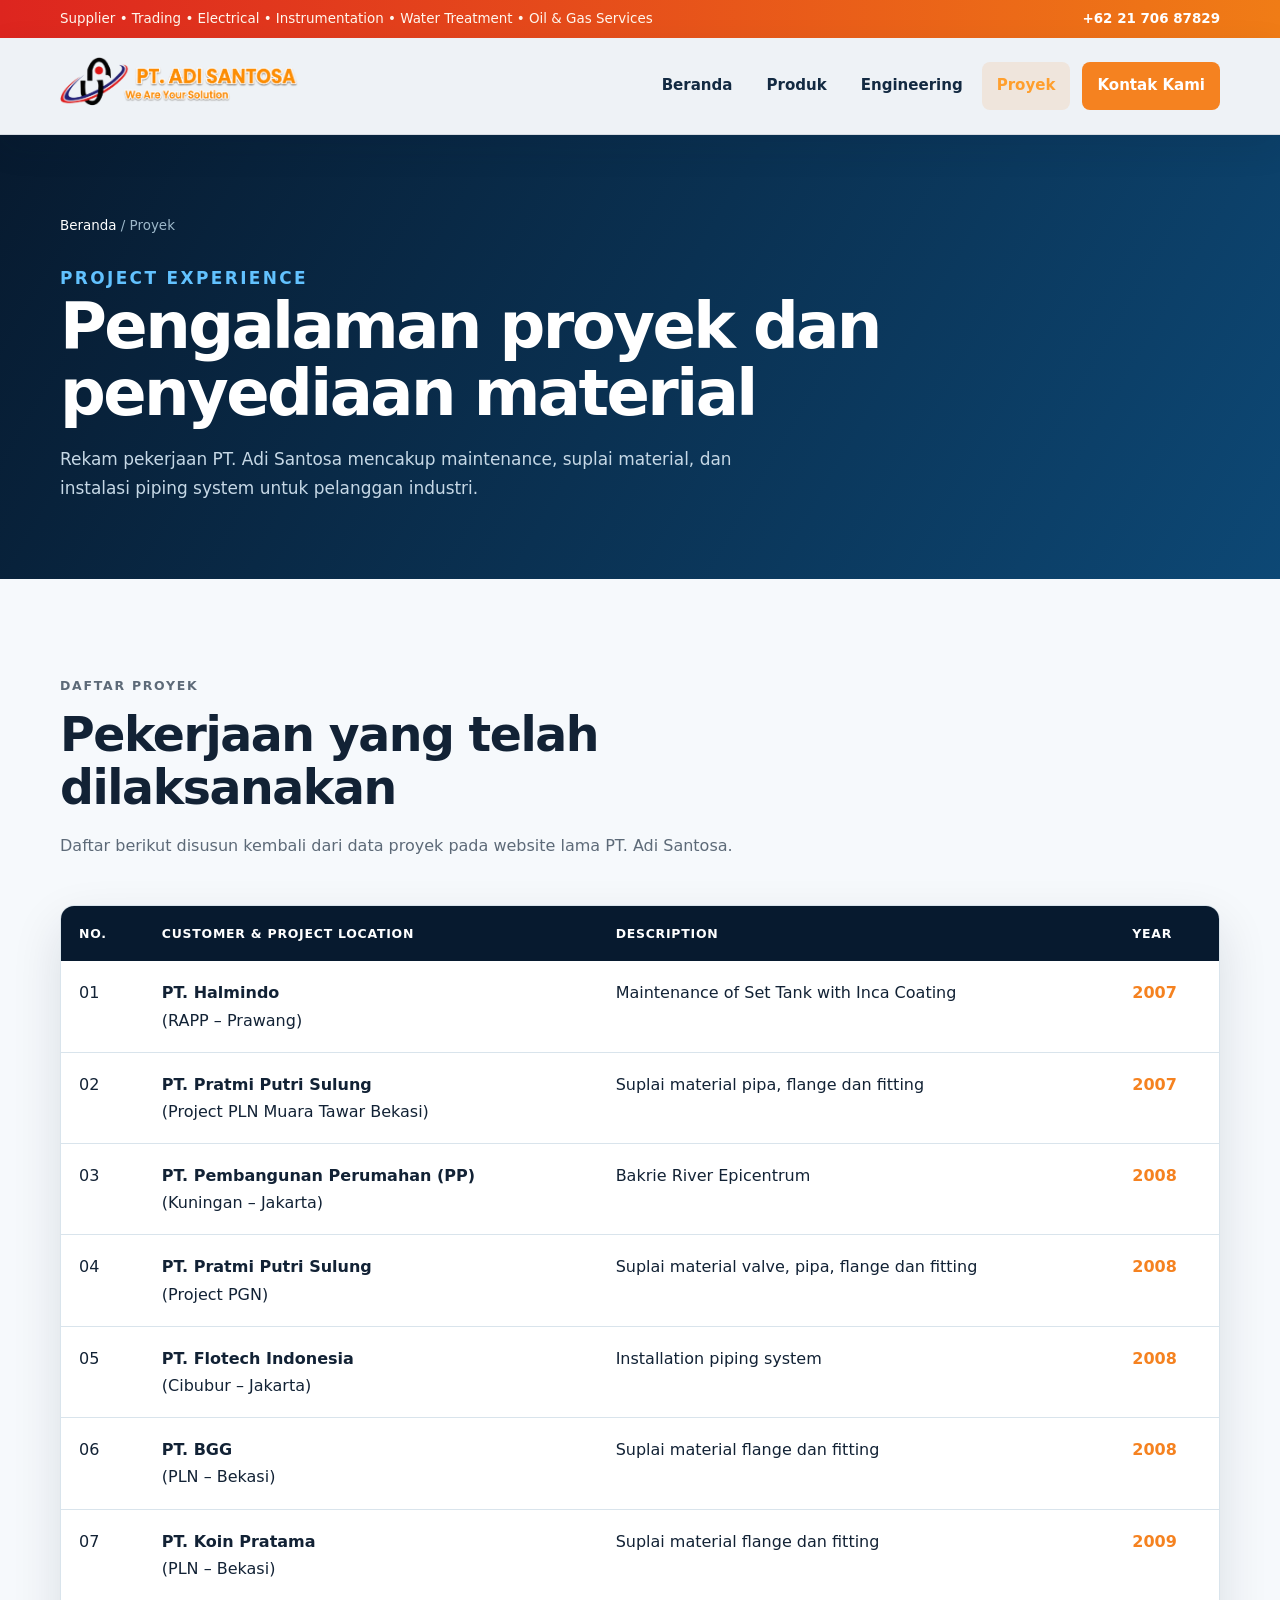
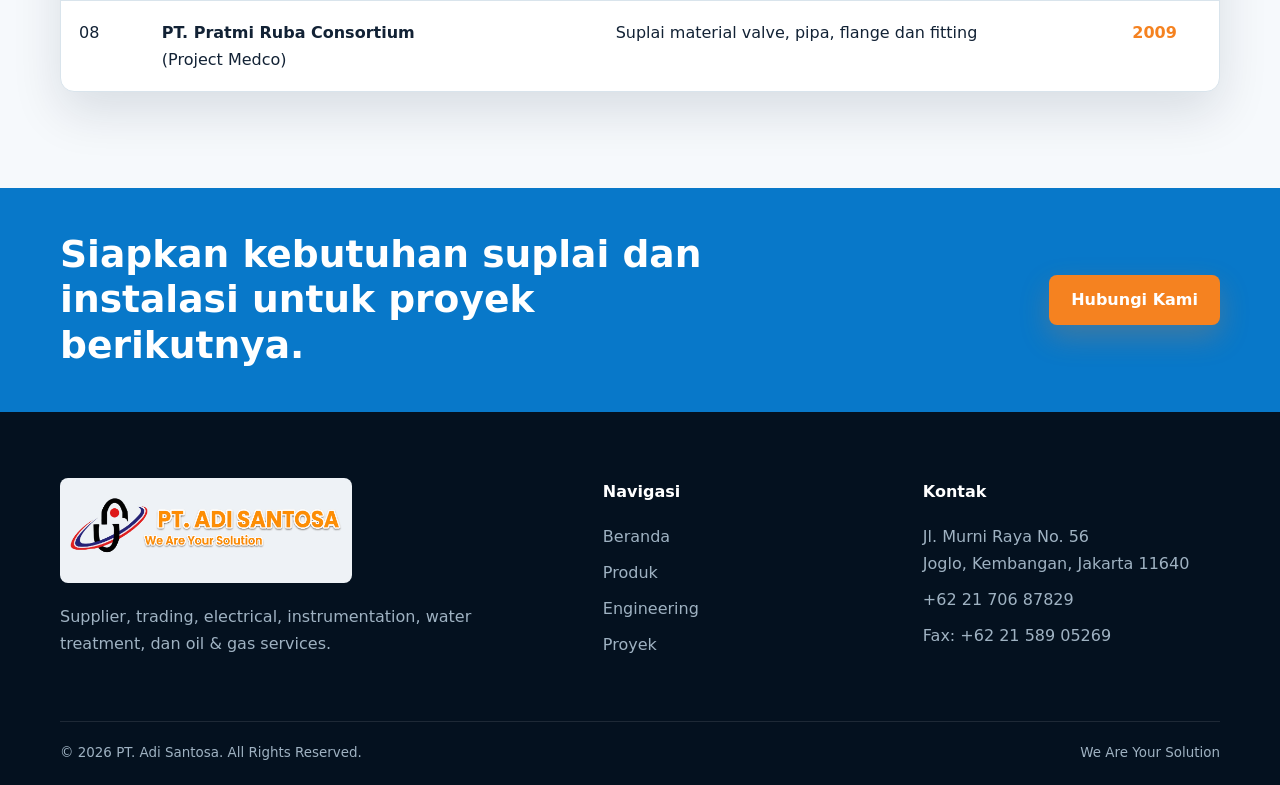
<file: project.html>
<!doctype html>
<html lang="id">
<head>
  <meta charset="utf-8"><meta name="viewport" content="width=device-width, initial-scale=1">
  <title>Proyek | PT. Adi Santosa</title>
  <meta name="description" content="Daftar pengalaman proyek PT. Adi Santosa untuk pekerjaan coating, suplai pipa, flange, valve, fitting, dan instalasi piping system.">
  <link rel="icon" type="image/svg+xml" href="data:image/svg+xml,%3Csvg xmlns='http://www.w3.org/2000/svg' viewBox='0 0 64 64'%3E%3Crect width='64' height='64' rx='14' fill='%23071a2f'/%3E%3Cpath d='M12 42 27 14h10l15 28h-9l-3-7H24l-3 7Z' fill='%23fff'/%3E%3Ccircle cx='32' cy='27' r='5' fill='%23f58220'/%3E%3C/svg%3E">
  <link rel="stylesheet" href="assets/style.css">
</head>
<body>
  <a class="skip-link" href="#main">Lewati ke konten utama</a>
  <div class="topline"><div class="container"><p>Supplier • Trading • Electrical • Instrumentation • Water Treatment • Oil & Gas Services</p><a href="tel:+622170687829">+62 21 706 87829</a></div></div>
  <header class="site-header"><div class="container nav-wrap">
    <a class="brand" href="index.html" aria-label="PT. Adi Santosa - Beranda"><img src="assets/logo-adisantosa.png" alt="Logo PT. Adi Santosa"></a>
    <button class="menu-toggle" type="button" aria-label="Buka menu" aria-expanded="false"><span></span></button>
    <nav class="nav-links" aria-label="Navigasi utama"><a href="index.html">Beranda</a><a href="product.html">Produk</a><a href="engineering.html">Engineering</a><a class="active" href="project.html">Proyek</a><a class="nav-cta" href="contact.html">Kontak Kami</a></nav>
  </div></header>

  <main id="main">
    <section class="page-hero"><div class="container">
      <div class="breadcrumb"><a href="index.html">Beranda</a> / Proyek</div>
      <p class="eyebrow">Project Experience</p><h1>Pengalaman proyek dan penyediaan material</h1>
      <p>Rekam pekerjaan PT. Adi Santosa mencakup maintenance, suplai material, dan instalasi piping system untuk pelanggan industri.</p>
    </div></section>
    <section class="section"><div class="container">
      <div class="section-head"><p class="eyebrow">Daftar Proyek</p><h2>Pekerjaan yang telah dilaksanakan</h2><p>Daftar berikut disusun kembali dari data proyek pada website lama PT. Adi Santosa.</p></div>
      <div class="table-wrap">
        <table class="project-table">
          <thead><tr><th>No.</th><th>Customer & Project Location</th><th>Description</th><th>Year</th></tr></thead>
          <tbody>
            <tr><td>01</td><td><strong>PT. Halmindo</strong><br>(RAPP – Prawang)</td><td>Maintenance of Set Tank with Inca Coating</td><td class="year">2007</td></tr>
            <tr><td>02</td><td><strong>PT. Pratmi Putri Sulung</strong><br>(Project PLN Muara Tawar Bekasi)</td><td>Suplai material pipa, flange dan fitting</td><td class="year">2007</td></tr>
            <tr><td>03</td><td><strong>PT. Pembangunan Perumahan (PP)</strong><br>(Kuningan – Jakarta)</td><td>Bakrie River Epicentrum</td><td class="year">2008</td></tr>
            <tr><td>04</td><td><strong>PT. Pratmi Putri Sulung</strong><br>(Project PGN)</td><td>Suplai material valve, pipa, flange dan fitting</td><td class="year">2008</td></tr>
            <tr><td>05</td><td><strong>PT. Flotech Indonesia</strong><br>(Cibubur – Jakarta)</td><td>Installation piping system</td><td class="year">2008</td></tr>
            <tr><td>06</td><td><strong>PT. BGG</strong><br>(PLN – Bekasi)</td><td>Suplai material flange dan fitting</td><td class="year">2008</td></tr>
            <tr><td>07</td><td><strong>PT. Koin Pratama</strong><br>(PLN – Bekasi)</td><td>Suplai material flange dan fitting</td><td class="year">2009</td></tr>
            <tr><td>08</td><td><strong>PT. Pratmi Ruba Consortium</strong><br>(Project Medco)</td><td>Suplai material valve, pipa, flange dan fitting</td><td class="year">2009</td></tr>
          </tbody>
        </table>
      </div>
    </div></section>
    <section class="cta-band"><div class="container cta-inner"><h2>Siapkan kebutuhan suplai dan instalasi untuk proyek berikutnya.</h2><a class="btn btn-primary" href="contact.html">Hubungi Kami</a></div></section>
  </main>

  <footer class="site-footer"><div class="container footer-grid">
    <div><img class="footer-brand" src="assets/logo-adisantosa.png" alt="PT. Adi Santosa"><p>Supplier, trading, electrical, instrumentation, water treatment, dan oil & gas services.</p></div>
    <div><h3>Navigasi</h3><div class="footer-links"><a href="index.html">Beranda</a><a href="product.html">Produk</a><a href="engineering.html">Engineering</a><a href="project.html">Proyek</a></div></div>
    <div><h3>Kontak</h3><div class="footer-links"><span>Jl. Murni Raya No. 56<br>Joglo, Kembangan, Jakarta 11640</span><a href="tel:+622170687829">+62 21 706 87829</a><span>Fax: +62 21 589 05269</span></div></div>
  </div><div class="container footer-bottom"><p>© 2026 PT. Adi Santosa. All Rights Reserved.</p><p>We Are Your Solution</p></div></footer>
  <script src="assets/script.js"></script>
</body>
</html>
</file>
<file: assets/style.css>
:root {
  --navy: #071a2f;
  --navy-2: #0c2946;
  --blue: #0878c9;
  --blue-soft: #eaf6ff;
  --orange: #f58220;
  --ink: #122235;
  --muted: #5d6a78;
  --line: #d9e4ec;
  --white: #ffffff;
  --shadow: 0 20px 50px rgba(7, 26, 47, .12);
}

* { box-sizing: border-box; }
html { scroll-behavior: smooth; }
body {
  margin: 0;
  color: var(--ink);
  background: #f6f9fc;
  font-family: Inter, ui-sans-serif, system-ui, -apple-system, BlinkMacSystemFont, "Segoe UI", sans-serif;
  font-size: 16px;
  line-height: 1.7;
}
img { display: block; max-width: 100%; }
a { color: inherit; text-decoration: none; }
button { font: inherit; }
.container { width: min(1160px, calc(100% - 40px)); margin: 0 auto; }
.eyebrow {
  margin: 0 0 12px;
  color: var(--orange);
  font-size: .78rem;
  font-weight: 800;
  letter-spacing: .14em;
  text-transform: uppercase;
}
.skip-link { position: absolute; left: -9999px; }
.skip-link:focus { left: 12px; top: 12px; z-index: 999; padding: 10px 14px; background: white; }

.topline { background: linear-gradient(90deg, #dd251f, #f07c16); color: #fff7ee; font-size: .84rem; }
.topline .container { min-height: 38px; display: flex; align-items: center; justify-content: space-between; gap: 20px; }
.topline p { margin: 0; }
.topline a { color: white; font-weight: 800; }
.site-header {
  position: sticky; top: 0; z-index: 50;
  border-bottom: 1px solid rgba(7,26,47,.1);
  background: rgba(238,242,246,.97);
  backdrop-filter: blur(16px);
  box-shadow: 0 12px 34px rgba(7,26,47,.1);
}
.nav-wrap { min-height: 96px; display: flex; align-items: center; justify-content: space-between; gap: 30px; }
.brand { display: flex; align-items: center; width: 330px; }
.brand img { width: 100%; height: 78px; object-fit: contain; object-position: left center; }
.nav-links { display: flex; align-items: center; gap: 4px; }
.nav-links a { padding: 11px 15px; border-radius: 8px; color: #132a42; font-size: .94rem; font-weight: 700; }
.nav-links a:hover, .nav-links a.active { color: #ff9f2d; background: rgba(245,130,32,.12); }
.nav-links .nav-cta { margin-left: 8px; color: white; background: var(--orange); }
.nav-links .nav-cta:hover, .nav-links .nav-cta.active { color: white; background: #d8690b; }
.menu-toggle { display: none; width: 44px; height: 44px; border: 0; border-radius: 8px; color: var(--navy); background: rgba(7,26,47,.08); }
.menu-toggle span, .menu-toggle::before, .menu-toggle::after { display: block; width: 22px; height: 2px; margin: 5px auto; background: currentColor; content: ""; }

.hero {
  position: relative; overflow: hidden; color: white;
  background:
    radial-gradient(circle at 82% 20%, rgba(8,120,201,.48), transparent 27%),
    linear-gradient(120deg, #061629 0%, #092946 56%, #0a5d93 100%);
}
.hero::before {
  position: absolute; inset: 0; opacity: .18; pointer-events: none; content: "";
  background-image: linear-gradient(rgba(255,255,255,.12) 1px, transparent 1px), linear-gradient(90deg, rgba(255,255,255,.12) 1px, transparent 1px);
  background-size: 52px 52px;
  mask-image: linear-gradient(to right, transparent 12%, black 100%);
}
.hero-grid { position: relative; min-height: 610px; display: grid; grid-template-columns: 1.12fr .88fr; align-items: center; gap: 70px; padding: 72px 0; }
.hero h1 { max-width: 720px; margin: 0 0 24px; font-size: clamp(2.5rem, 5.2vw, 4.65rem); line-height: 1.04; letter-spacing: -.045em; }
.hero h1 span { color: #54bdff; }
.hero-copy { max-width: 660px; margin: 0 0 34px; color: #c7d8e6; font-size: 1.08rem; }
.actions { display: flex; flex-wrap: wrap; gap: 13px; }
.btn { min-height: 50px; display: inline-flex; align-items: center; justify-content: center; gap: 10px; padding: 0 21px; border: 1px solid transparent; border-radius: 8px; font-weight: 800; }
.btn-primary { color: white; background: var(--orange); box-shadow: 0 12px 30px rgba(245,130,32,.24); }
.btn-primary:hover { background: #dc6b0c; }
.btn-ghost { color: white; border-color: rgba(255,255,255,.34); background: rgba(255,255,255,.07); }
.btn-ghost:hover { background: rgba(255,255,255,.14); }
.hero-panel {
  position: relative; padding: 34px; border: 1px solid rgba(255,255,255,.16); border-radius: 18px;
  background: rgba(255,255,255,.08); box-shadow: 0 24px 70px rgba(0,0,0,.23); backdrop-filter: blur(10px);
}
.hero-panel::after { position: absolute; right: 24px; top: -5px; width: 70px; height: 10px; background: var(--orange); content: ""; }
.panel-kicker { color: #7dccff; font-size: .76rem; font-weight: 800; letter-spacing: .14em; text-transform: uppercase; }
.hero-panel h2 { margin: 8px 0 24px; font-size: 1.55rem; }
.capabilities { display: grid; gap: 2px; }
.capability { display: flex; align-items: center; gap: 13px; padding: 15px 0; border-top: 1px solid rgba(255,255,255,.12); font-weight: 700; }
.capability b { width: 30px; height: 30px; display: grid; place-items: center; flex: 0 0 auto; border-radius: 50%; color: var(--orange); background: white; }

.trust-strip { position: relative; z-index: 3; margin-top: -28px; }
.trust-inner { display: grid; grid-template-columns: repeat(3, 1fr); background: white; border-radius: 13px; box-shadow: var(--shadow); }
.trust-item { padding: 24px 28px; border-right: 1px solid var(--line); }
.trust-item:last-child { border: 0; }
.trust-item strong { display: block; color: var(--navy); font-size: 1rem; }
.trust-item span { color: var(--muted); font-size: .88rem; }

.section { padding: 96px 0; }
.section-white { background: white; }
.section-dark { color: white; background: var(--navy); }
.section-head { max-width: 700px; margin-bottom: 46px; }
.section-head h2, .split-copy h2 { margin: 0 0 17px; font-size: clamp(2rem, 3.7vw, 3rem); line-height: 1.13; letter-spacing: -.03em; }
.section-head p, .split-copy p { color: var(--muted); }
.section-dark .section-head p { color: #b8c9d8; }
.service-grid { display: grid; grid-template-columns: repeat(3, 1fr); gap: 18px; }
.service-card { position: relative; min-height: 260px; padding: 29px; overflow: hidden; border: 1px solid var(--line); border-radius: 13px; background: white; transition: .25s ease; }
.service-card:hover { transform: translateY(-5px); border-color: #a9d7f5; box-shadow: var(--shadow); }
.service-number { color: var(--blue); font-size: .75rem; font-weight: 900; letter-spacing: .12em; }
.service-card h3 { margin: 40px 0 12px; font-size: 1.28rem; }
.service-card p { margin: 0; color: var(--muted); font-size: .94rem; }
.service-card::after { position: absolute; right: -30px; bottom: -60px; width: 120px; height: 120px; border: 18px solid var(--blue-soft); border-radius: 50%; content: ""; }

.split { display: grid; grid-template-columns: 1fr 1fr; align-items: center; gap: 72px; }
.image-frame { position: relative; padding: 16px 16px 0 0; }
.image-frame::before { position: absolute; right: 0; top: 0; width: 76%; height: 80%; border-radius: 14px; background: var(--orange); content: ""; }
.image-frame img { position: relative; width: 100%; min-height: 390px; border-radius: 14px; object-fit: cover; box-shadow: var(--shadow); }
.check-list { display: grid; gap: 11px; padding: 0; margin: 28px 0; list-style: none; }
.check-list li { display: flex; gap: 11px; }
.check-list li::before { color: var(--orange); font-weight: 900; content: "✓"; }
.quote { padding: 22px 24px; border-left: 4px solid var(--orange); background: #eef6fb; color: #30455a; font-weight: 650; }

.cta-band { padding: 44px 0; color: white; background: var(--blue); }
.cta-inner { display: flex; align-items: center; justify-content: space-between; gap: 28px; }
.cta-inner h2 { max-width: 690px; margin: 0; font-size: clamp(1.55rem, 3vw, 2.35rem); line-height: 1.2; }

.page-hero { padding: 80px 0 76px; color: white; background: linear-gradient(120deg, var(--navy), #0d4875); }
.page-hero .eyebrow { color: #62c2ff; }
.page-hero h1 { max-width: 820px; margin: 0 0 18px; font-size: clamp(2.5rem, 5vw, 4.2rem); line-height: 1.05; letter-spacing: -.04em; }
.page-hero p { max-width: 700px; margin: 0; color: #c6d8e6; font-size: 1.06rem; }
.breadcrumb { margin-bottom: 26px; color: #9db8ca; font-size: .84rem; }
.breadcrumb a { color: white; }

.content-card { padding: 42px; border: 1px solid var(--line); border-radius: 16px; background: white; box-shadow: 0 12px 38px rgba(7,26,47,.07); }
.content-card h2 { margin-top: 0; font-size: 2rem; }
.product-showcase { display: grid; grid-template-columns: .9fr 1.1fr; gap: 48px; align-items: center; }
.product-photos { display: grid; grid-template-columns: 1fr 1fr; gap: 12px; }
.product-photos img { width: 100%; height: 250px; border-radius: 11px; object-fit: cover; image-rendering: auto; }
.specs { margin-top: 26px; border-top: 1px solid var(--line); }
.spec-row { display: grid; grid-template-columns: 130px 1fr; gap: 20px; padding: 17px 0; border-bottom: 1px solid var(--line); }
.spec-row dt { font-weight: 800; }
.spec-row dd { margin: 0; color: var(--muted); }

.discipline-grid { display: grid; grid-template-columns: repeat(3, 1fr); gap: 16px; margin-top: 34px; }
.discipline { padding: 22px; border: 1px solid var(--line); border-radius: 10px; background: #fbfdff; }
.discipline strong { display: block; color: var(--navy); }
.engineering-image { width: 100%; margin-top: 36px; border: 1px solid var(--line); border-radius: 12px; background: white; }

.table-wrap { overflow-x: auto; border: 1px solid var(--line); border-radius: 14px; background: white; box-shadow: var(--shadow); }
.project-table { width: 100%; border-collapse: collapse; min-width: 760px; }
.project-table th { padding: 17px 18px; text-align: left; color: white; background: var(--navy); font-size: .78rem; letter-spacing: .06em; text-transform: uppercase; }
.project-table td { padding: 18px; border-bottom: 1px solid var(--line); vertical-align: top; }
.project-table tr:last-child td { border: 0; }
.project-table tbody tr:hover { background: #f0f8fd; }
.project-table .year { color: var(--orange); font-weight: 900; }

.contact-grid { display: grid; grid-template-columns: .82fr 1.18fr; gap: 28px; }
.contact-panel { padding: 38px; border-radius: 15px; color: white; background: linear-gradient(150deg, var(--navy), #0b5a8d); }
.contact-panel h2 { margin: 0 0 12px; font-size: 2rem; }
.contact-panel > p { color: #c5d9e8; }
.contact-list { display: grid; gap: 20px; margin-top: 36px; }
.contact-item { display: grid; grid-template-columns: 38px 1fr; gap: 14px; align-items: start; }
.contact-icon { width: 38px; height: 38px; display: grid; place-items: center; border-radius: 8px; color: var(--orange); background: white; font-weight: 900; }
.contact-item strong { display: block; }
.contact-item span, .contact-item a { color: #cee0ec; }
.map-card { min-height: 430px; display: grid; place-items: center; padding: 40px; border: 1px solid var(--line); border-radius: 15px; text-align: center; background:
  linear-gradient(rgba(255,255,255,.88), rgba(255,255,255,.88)),
  repeating-linear-gradient(45deg, #dcebf4 0, #dcebf4 2px, transparent 2px, transparent 22px);
}
.map-pin { width: 68px; height: 68px; display: grid; place-items: center; margin: 0 auto 22px; border-radius: 50% 50% 50% 8px; color: white; background: var(--orange); transform: rotate(-45deg); box-shadow: 0 15px 32px rgba(245,130,32,.25); }
.map-pin span { transform: rotate(45deg); font-size: 1.4rem; }
.map-card h3 { margin: 0 0 8px; font-size: 1.45rem; }
.map-card p { max-width: 460px; margin: 0 auto 22px; color: var(--muted); }

.site-footer { color: #9fb2c2; background: #04111f; }
.footer-grid { display: grid; grid-template-columns: 1.3fr .7fr .8fr; gap: 60px; padding: 66px 0 48px; }
.footer-brand { max-width: 340px; max-height: 105px; margin-bottom: 20px; padding: 8px 10px; border-radius: 8px; object-fit: contain; object-position: left center; background: #eef2f6; }
.footer-grid h3 { margin: 0 0 18px; color: white; font-size: 1rem; }
.footer-links { display: grid; gap: 9px; }
.footer-links a:hover { color: white; }
.footer-bottom { display: flex; justify-content: space-between; gap: 20px; padding: 20px 0; border-top: 1px solid rgba(255,255,255,.1); font-size: .84rem; }
.footer-bottom p { margin: 0; }

@media (max-width: 900px) {
  .topline { display: none; }
  .nav-wrap { min-height: 74px; }
  .brand { width: 270px; }
  .brand img { height: 64px; }
  .menu-toggle { display: block; }
  .nav-links { position: absolute; left: 20px; right: 20px; top: calc(100% + 8px); display: none; padding: 12px; border: 1px solid var(--line); border-radius: 12px; background: #eef2f6; box-shadow: var(--shadow); }
  .nav-links.open { display: grid; }
  .nav-links a { padding: 13px 14px; }
  .nav-links .nav-cta { margin-left: 0; text-align: center; }
  .hero-grid, .split, .product-showcase, .contact-grid { grid-template-columns: 1fr; }
  .hero-grid { min-height: auto; gap: 44px; padding: 72px 0 90px; }
  .hero-panel { max-width: 620px; }
  .service-grid, .discipline-grid { grid-template-columns: repeat(2, 1fr); }
  .footer-grid { grid-template-columns: 1fr 1fr; }
  .footer-grid > :first-child { grid-column: 1 / -1; }
}

@media (max-width: 620px) {
  .container { width: min(100% - 28px, 1160px); }
  .brand { width: 222px; }
  .brand img { height: 56px; }
  .section { padding: 70px 0; }
  .hero-grid { padding: 56px 0 76px; }
  .hero h1 { font-size: 2.6rem; }
  .hero-panel { padding: 25px; }
  .trust-inner, .service-grid, .discipline-grid, .footer-grid { grid-template-columns: 1fr; }
  .trust-item { border-right: 0; border-bottom: 1px solid var(--line); }
  .trust-item:last-child { border: 0; }
  .service-card { min-height: 230px; }
  .image-frame img { min-height: 290px; }
  .cta-inner, .footer-bottom { align-items: flex-start; flex-direction: column; }
  .page-hero { padding: 58px 0; }
  .content-card { padding: 27px 22px; }
  .product-photos { grid-template-columns: 1fr; }
  .product-photos img { height: 230px; }
  .spec-row { grid-template-columns: 1fr; gap: 4px; }
  .footer-grid > :first-child { grid-column: auto; }
}
</file>
